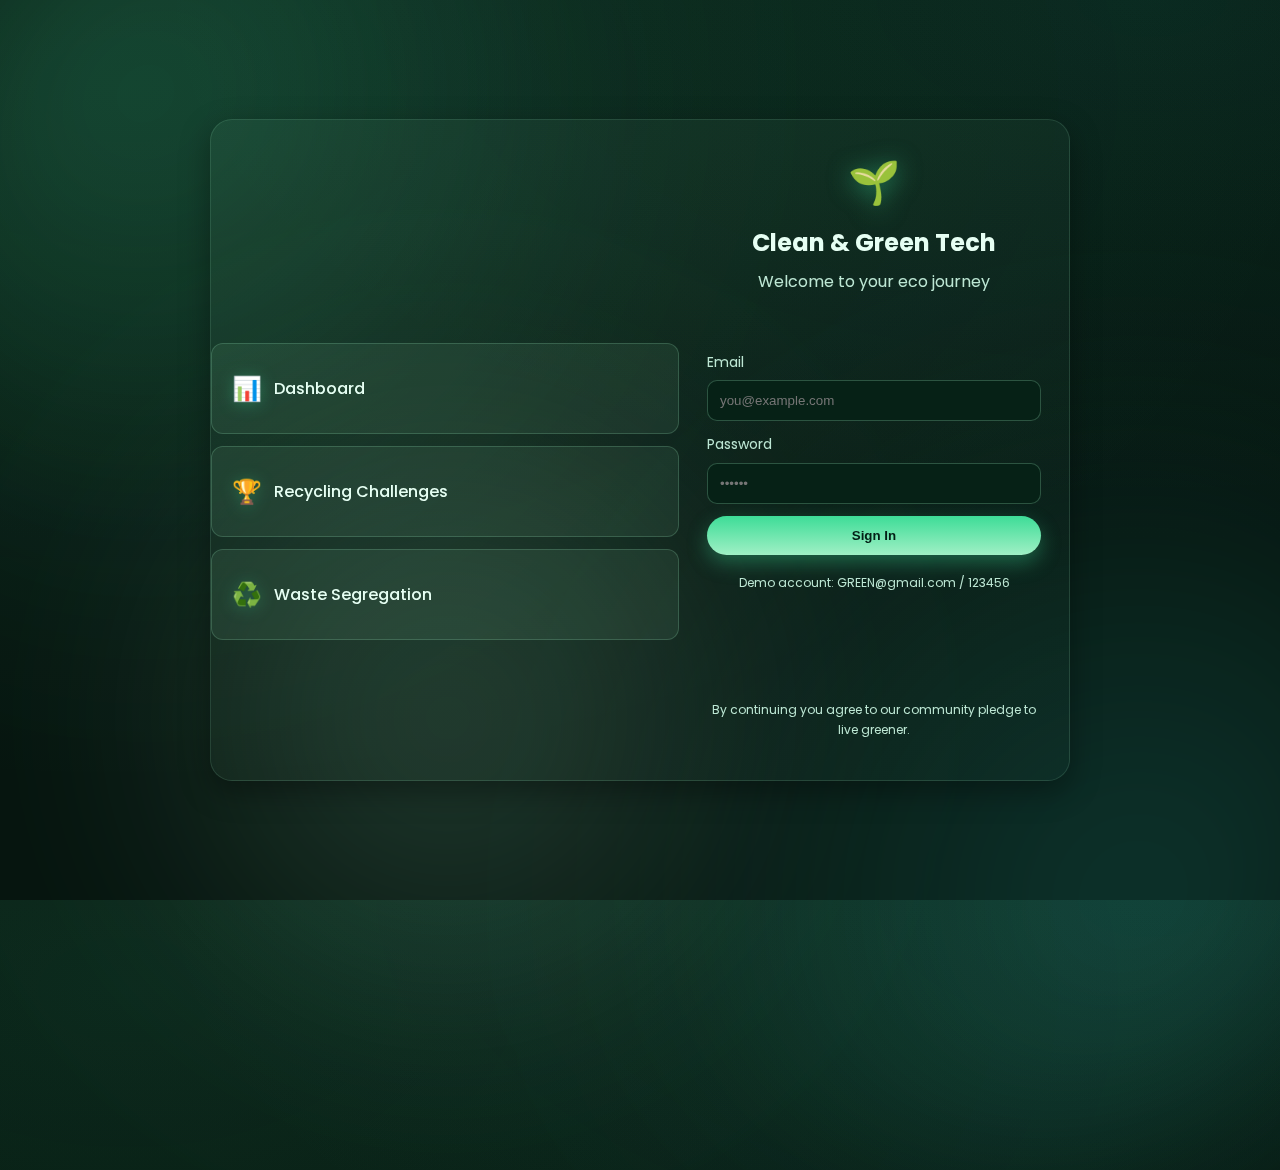
<file: index.html>
<!DOCTYPE html>
<html lang="en">
<head>
	<meta charset="utf-8">
	<meta name="viewport" content="width=device-width, initial-scale=1" />
	<title>Clean & Green Tech - Welcome</title>
	<meta name="description" content="Welcome to Clean & Green Tech - Explore eco-friendly activities, recycling challenges, and waste segregation guides">
	<link rel="preconnect" href="https://fonts.googleapis.com">
	<link rel="preconnect" href="https://fonts.gstatic.com" crossorigin>
	<link href="https://fonts.googleapis.com/css2?family=Poppins:wght@300;400;500;600;700;800&display=swap" rel="stylesheet">
	<link rel="stylesheet" href="styles.css" />
</head>
<body>
	<div class="bg-blobs" aria-hidden="true">
		<div class="blob b1"></div>
		<div class="blob b2"></div>
		<div class="blob b3"></div>
	</div>

	<main class="auth">
		<section class="auth-card">
			<header class="auth-header">
				<div class="logo">🌱</div>
				<h1>Clean & Green Tech</h1>
				<p>Welcome to your eco journey</p>
			</header>

			<div class="navigation-links">
				<a href="dashboard.html" class="nav-link">
					<span class="nav-icon">📊</span>
					<span class="nav-text">Dashboard</span>
				</a>
				<a href="recycling-challenges.html" class="nav-link">
					<span class="nav-icon">🏆</span>
					<span class="nav-text">Recycling Challenges</span>
				</a>
				<a href="waste-segregation.html" class="nav-link">
					<span class="nav-icon">♻️</span>
					<span class="nav-text">Waste Segregation</span>
				</a>
			</div>

			<form id="login-form" novalidate>
				<label class="field">
					<span>Email</span>
					<input id="email" type="email" placeholder="you@example.com" required />
				</label>
				<label class="field">
					<span>Password</span>
					<input id="password" type="password" placeholder="••••••" minlength="6" required />
				</label>

				<button type="submit" class="btn btn-primary">Sign In</button>
				<p class="hint">Demo account: GREEN@gmail.com / 123456</p>
				<p id="error" class="error" role="alert" aria-live="polite"></p>
				<p id="success" class="success" role="alert" aria-live="polite" style="display: none;">✅ Login successful! Redirecting to dashboard...</p>
			</form>

			<footer class="auth-footer">
				<p>By continuing you agree to our community pledge to live greener.</p>
			</footer>
		</section>
	</main>

	<script src="main.js"></script>
</body>
</html>
</file>
<file: styles.css>
/* Login Theme */
:root {
	--bg: #071b12;
	--bg-alt: #0c2a1e;
	--surface: #0f3526;
	--text: #e6fff3;
	--muted: #bde7d4;
	--brand: #3ddc97;
	--brand-2: #2ec4b6;
	--accent: #a0f0c5;
	--danger: #ff6b6b;
	--shadow: 0 10px 30px rgba(0,0,0,.35);
	--radius: 16px;
}

* { box-sizing: border-box; }
html, body { height: 100%; }
body {
	margin: 0;
	font-family: 'Poppins', system-ui, -apple-system, Segoe UI, Roboto, Arial, sans-serif;
	background: radial-gradient(1200px 700px at 10% 10%, rgba(61,220,151,.08), transparent),
		radial-gradient(1000px 500px at 90% 0%, rgba(46,196,182,.08), transparent),
		linear-gradient(180deg, var(--bg), #05140e 60%);
	color: var(--text);
	line-height: 1.65;
	overflow: hidden;
}

.bg-blobs .blob { position: absolute; width: 70vmax; height: 70vmax; filter: blur(80px); opacity: .18; border-radius: 50%; mix-blend-mode: screen; animation: float 18s ease-in-out infinite; }
.bg-blobs .b1 { top: -20%; left: -10%; background: radial-gradient(circle at 30% 30%, var(--brand), transparent 60%); }
.bg-blobs .b2 { bottom: -30%; right: -10%; background: radial-gradient(circle at 70% 70%, var(--brand-2), transparent 60%); animation-duration: 24s; }
.bg-blobs .b3 { top: 30%; right: 30%; background: radial-gradient(circle at 50% 50%, var(--accent), transparent 60%); animation-duration: 28s; }
@keyframes float { 0%,100% { transform: translateY(0) } 50% { transform: translateY(-30px) } }

.auth { min-height: 100%; display: grid; place-items: center; padding: 24px; }
.auth-card { width: min(860px, 92%); display: grid; grid-template-columns: 1.2fr 1fr; gap: 0; background: linear-gradient(145deg, rgba(160,240,197,.06), rgba(160,240,197,.02)); border: 1px solid rgba(160,240,197,.14); border-radius: calc(var(--radius) + 6px); box-shadow: var(--shadow); overflow: hidden; position: relative; }

/* Left intro panel (collapses on mobile) */
.auth-card::before { content: ''; display: block; background: url('https://images.unsplash.com/photo-1441974231531-c6227db76b6e?auto=format&fit=crop&w=1200&q=60') center/cover no-repeat; }
.auth-card::before { grid-column: 1 / 2; min-height: 100%; }

/* Right form */
.auth-header, form, .auth-footer { padding: 28px; }
.auth-header { grid-column: 2 / 3; text-align: center; }
.auth-header .logo { font-size: 42px; filter: drop-shadow(0 4px 12px rgba(61,220,151,.5)); }
.auth-header h1 { margin: 6px 0 6px; font-size: 24px; }
.auth-header p { margin: 0; color: var(--muted); }

form { grid-column: 2 / 3; display: grid; gap: 12px; }
.field { display: grid; gap: 6px; text-align: left; }
.field span { font-size: 14px; color: var(--muted); }
.field input { border: 1px solid rgba(160,240,197,.25); background: #062116; color: var(--text); border-radius: 10px; padding: 12px 12px; outline: none; transition: border-color .2s ease, box-shadow .2s ease; }
.field input:focus { border-color: var(--accent); box-shadow: 0 0 0 3px rgba(61,220,151,.15); }

.btn { display: inline-flex; align-items: center; justify-content: center; gap: 10px; border-radius: 999px; padding: 12px 20px; text-decoration: none; font-weight: 600; transition: transform .2s ease, box-shadow .2s ease, background .2s ease; cursor: pointer; border: none; }
.btn:hover { transform: translateY(-2px); }
.btn-primary { color: #032016; background: linear-gradient(180deg, var(--brand), var(--accent)); box-shadow: 0 8px 20px rgba(61,220,151,.35); }

.hint { text-align: center; color: var(--muted); font-size: 12px; margin: 6px 0 0; }
.error { margin: 8px 0 0; text-align: center; color: var(--danger); font-weight: 600; min-height: 20px; }
.success { margin: 8px 0 0; text-align: center; color: var(--success); font-weight: 600; min-height: 20px; }

.auth-footer { grid-column: 2 / 3; text-align: center; color: var(--muted); font-size: 12px; }

/* Navigation Links */
.navigation-links {
	display: grid;
	gap: 12px;
	margin: 20px 0;
}

.nav-link {
	display: flex;
	align-items: center;
	gap: 12px;
	padding: 16px 20px;
	background: rgba(160,240,197,.08);
	border: 1px solid rgba(160,240,197,.2);
	border-radius: 12px;
	text-decoration: none;
	color: var(--text);
	transition: all .3s ease;
}

.nav-link:hover {
	background: rgba(160,240,197,.15);
	border-color: var(--accent);
	transform: translateY(-2px);
	box-shadow: 0 8px 25px rgba(61,220,151,.2);
}

.nav-icon {
	font-size: 24px;
	filter: drop-shadow(0 2px 8px rgba(61,220,151,.3));
}

.nav-text {
	font-weight: 500;
	font-size: 16px;
}

/* Success State */
form.success .btn-primary {
	background: linear-gradient(180deg, var(--success), #51cf66);
	transform: scale(1.05);
}

form.success .btn-primary::after {
	content: '✓';
	margin-left: 8px;
	font-size: 18px;
	animation: checkmark 0.5s ease-in-out;
}

@keyframes checkmark {
	0% { transform: scale(0) rotate(-45deg); }
	50% { transform: scale(1.2) rotate(0deg); }
	100% { transform: scale(1) rotate(0deg); }
}

/* Responsive */
@media (max-width: 860px) {
	.auth-card { grid-template-columns: 1fr; }
	.auth-card::before { display: none; }
	.auth-header, form, .auth-footer { grid-column: 1 / -1; }
}
</file>
